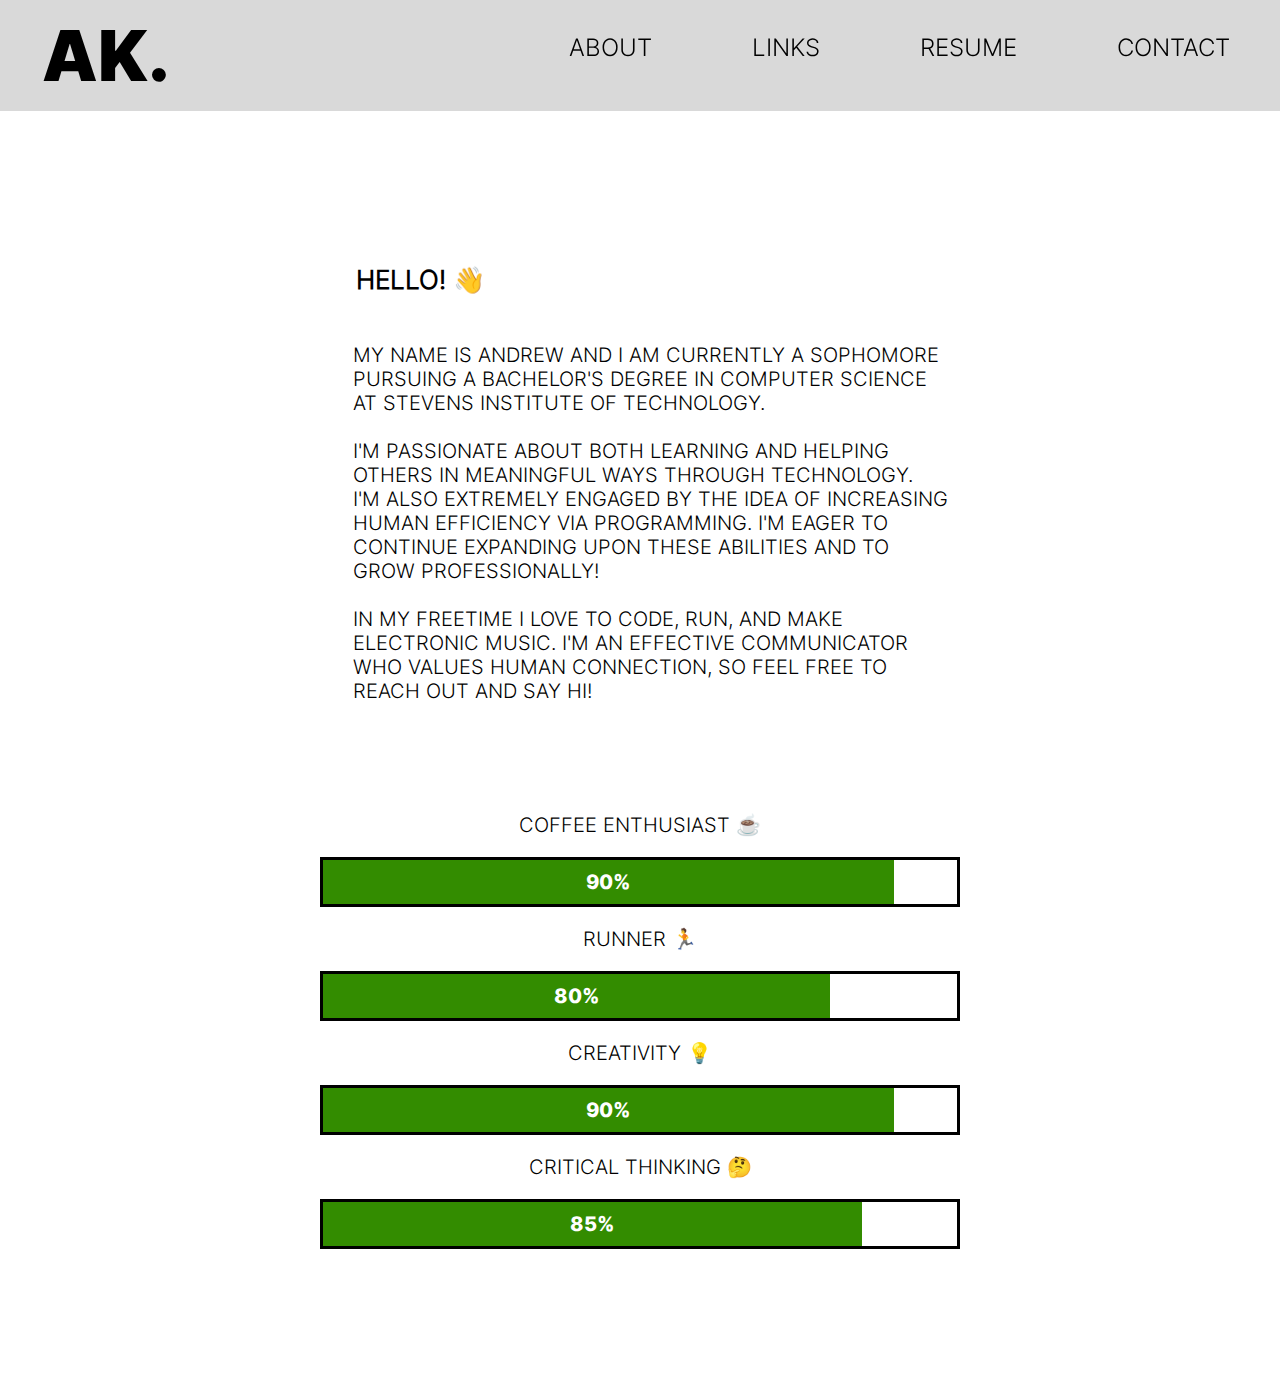
<file: about.html>
<!DOCTYPE html>
<html lang="en">
  <head>
    <meta charset="UTF-8" />
    <meta http-equiv="X-UA-Compatible" content="IE=edge" />
    <script src="https://ajax.googleapis.com/ajax/libs/jquery/3.3.1/jquery.min.js"></script>
    <meta name="viewport" content="width=device-width, initial-scale=1.0" />
    <title>Andrew Krasinski</title>
    <link rel="stylesheet" href="main.css" />
  </head>
  <body>
  <header>
    <nav id="main-menu">
      <a href="https://andrewkrasinski.github.io/"><h2 style="color: black; font-size: 70px;"><b>AK.</b></h2></a> 
      <ul>
        <li><a href="./about.html">ABOUT</a></li>
        <li><a href="./links.html">LINKS</a></li>
        <li><a href="https://drive.google.com/file/d/1zqkgmGC-C8HCHuDVG9qnRtnJK458FVN7/view?usp=sharing">RESUME</a></li>
        <li><a href="mailto: akrasins@stevens.edu">CONTACT</a></li>
      </ul>
    </nav> 
    <input type="checkbox" id="hamburger-input" class="burger-shower" />
    <label id="hamburger-menu" for="hamburger-input">
      <nav id="sidebar-menu">
        <h3><img src="x.png" alt="close" width="65px" style="top:0px"/></h3>
        <ul>
          <li><a href="./about.html">ABOUT</a></li>
          <li><a href="./links.html">LINKS</a></li>
          <li><a href="https://drive.google.com/file/d/1zqkgmGC-C8HCHuDVG9qnRtnJK458FVN7/view?usp=sharing">RESUME</a></li>
          <li><a href="mailto: akrasins@stevens.edu">CONTACT</a></li>
        </ul>
      </nav>
    </label>
    <div class="overlay"></div>
  </header>  
    <div class="rectangle"></div>
    <div class="hide2">
      <p style="font-size: 90%; margin-top: 200px; margin-left: -220px;"><b>HELLO! 👋</b></p>
    </div>
    <div class="hide">
      <p style="font-size: 130%; margin-top: 25px; margin-left: -440px;"><b>HELLO! 👋</b></p>
    </div>
    <div class="hide2">
      <p style="font-size: 90%; margin-top: -50px; margin-left: 0px;">MY NAME IS ANDREW AND I AM<br>CURRENTLY A SOPHOMORE<br> PURSUING A BACHELOR'S DEGREE <br>
        IN COMPUTER SCIENCE AT <br>STEVENS INSTITUTE OF <br>TECHNOLOGY.<br><br>I'M PASSIONATE ABOUT BOTH<br>LEARNING AND HELPING OTHERS<br>IN MEANINGFUL WAYS
        THROUGH<br>TECHNOLOGY. I'M ALSO EXTREMELY<br>ENGAGED BY THE IDEA OF<br>INCREASING HUMAN EFFICIENCY<br>VIA PROGRAMMING. I'M EAGER TO<br>CONTINUE EXPANDING UPON <br>THESE ABILITIES AND TO GROW<br> PROFESSIONALLY!<br><br>IN MY FREETIME I LOVE TO CODE,<br>RUN, AND MAKE ELECTRONIC<br>MUSIC. I'M AN EFFECTIVE <br>COMMUNICATOR WHO VALUES<br> HUMAN CONNECTION, SO FEEL <br> FREE TO REACH OUT AND SAY HI!</p>
    </div>
    <div class="hide">
      <p style="font-size: 100%; margin-top: -450px; margin-left: 20px;">MY NAME IS ANDREW AND I AM CURRENTLY A SOPHOMORE <br>PURSUING A BACHELOR'S DEGREE
        IN COMPUTER SCIENCE <br>AT STEVENS INSTITUTE OF TECHNOLOGY.<br><br>I'M PASSIONATE ABOUT BOTH LEARNING AND HELPING<br> OTHERS IN MEANINGFUL WAYS
        THROUGH TECHNOLOGY. <br>I'M ALSO EXTREMELY ENGAGED BY THE IDEA OF INCREASING<br> HUMAN EFFICIENCY VIA PROGRAMMING. I'M EAGER TO<br>CONTINUE EXPANDING UPON THESE ABILITIES AND TO <br>GROW PROFESSIONALLY!<br><br>IN MY FREETIME I LOVE TO CODE, RUN, AND MAKE<br> ELECTRONIC MUSIC. I'M AN EFFECTIVE COMMUNICATOR <br>WHO VALUES HUMAN CONNECTION, SO FEEL FREE TO<br> REACH OUT AND SAY HI!</p>
    </div>

    <p>COFFEE ENTHUSIAST ☕</p>
    <div class="container center">
      <div class="skills html">90%</div>
    </div>

    <p>RUNNER 🏃</p>
    <div class="container center">
      <div class="skills css">80%</div>
    </div>

    <p>CREATIVITY 💡</p>
    <div class="container center">
      <div class="skills js">90%</div>
    </div>

    <p>CRITICAL THINKING 🤔</p>
    <div class="container center">
      <div class="skills php">85%</div>
    </div>

    <p style="color: white; margin-top: 100px;"> hide</p>
  </body>
</html>
</file>
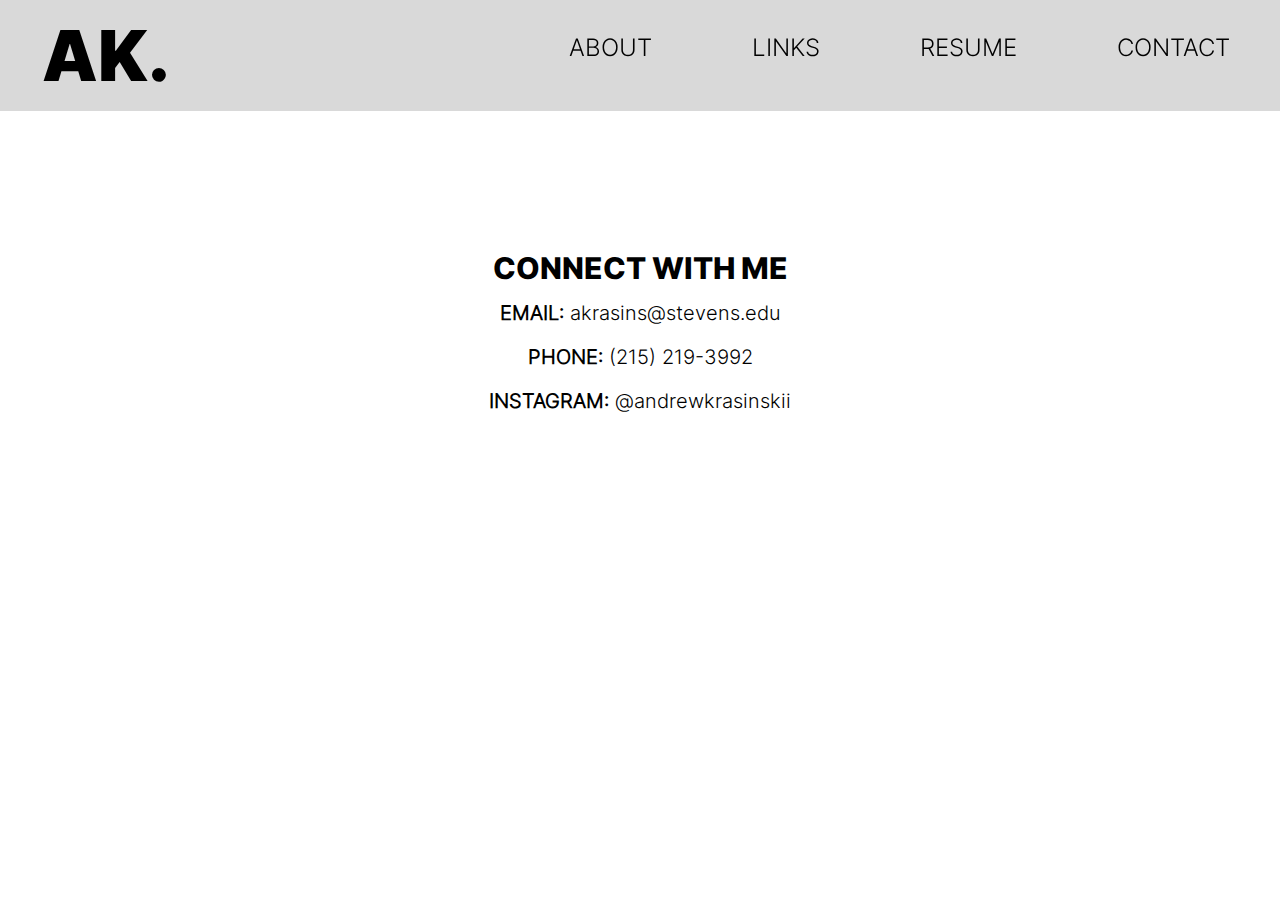
<file: contact.html>
<!DOCTYPE html>
<html lang="en">
  <head>
    <meta charset="UTF-8" />
    <meta http-equiv="X-UA-Compatible" content="IE=edge" />
    <script src="https://ajax.googleapis.com/ajax/libs/jquery/3.3.1/jquery.min.js"></script>
    <meta name="viewport" content="width=device-width, initial-scale=1.0" />
    <title>Andrew Krasinski</title>
    <link rel="stylesheet" href="main.css" />
  </head>
  <body>
  <header>
    <nav id="main-menu">
      <a href="https://andrewkrasinski.github.io/"><h2 style="color: black; font-size: 70px;"><b>AK.</b></h2></a> 
      <ul>
        <li><a href="./about.html">ABOUT</a></li>
        <li><a href="./links.html">LINKS</a></li>
        <li><a href="https://drive.google.com/file/d/1zqkgmGC-C8HCHuDVG9qnRtnJK458FVN7/view?usp=sharing">RESUME</a></li>
        <li><a href="mailto: akrasins@stevens.edu">CONTACT</a></li>
      </ul>
    </nav> 
    <input type="checkbox" id="hamburger-input" class="burger-shower" />
    <label id="hamburger-menu" for="hamburger-input">
      <nav id="sidebar-menu">
        <h3><img src="x.png" alt="close" width="65px" style="top:0px"/></h3>
        <ul>
          <li><a href="./about.html">ABOUT</a></li>
          <li><a href="./links.html">LINKS</a></li>
          <li><a href="https://drive.google.com/file/d/1zqkgmGC-C8HCHuDVG9qnRtnJK458FVN7/view?usp=sharing">RESUME</a></li>
          <li><a href="mailto: akrasins@stevens.edu">CONTACT</a></li>
        </ul>
      </nav>
    </label>
    <div class="overlay"></div>
  </header>  
    <div class="rectangle"></div>
    <div>
    <p class= "center"; style = "margin-top: 250px; left: 20px; font-family: customFonts; font-size: 30px;">
      <b>CONNECT WITH ME</b>
    </p>
    </div>
    <div>
      <p class= "center"; style = "margin-top:-15px; left: 20px; font-family: customFonts3; font-size: 20px;">
        <b>EMAIL:</b> akrasins@stevens.edu
      </p>
    </div>
    <div>
      <p class= "center"; style = "margin-top:0px; left: 20px; font-family: customFonts3; font-size: 20px;">
        <b>PHONE:</b> (215) 219-3992
      </p>
    </div>
    <div>
      <p class= "center"; style = "margin-top:0px; left: 20px; font-family: customFonts3; font-size: 20px;">
        <b>INSTAGRAM:</b> @andrewkrasinskii
      </p>
    </div>
    <div class="hide2">
      <img src="line.png" alt="line"; width="105%" style="margin-top: -200px; margin-left: -7px">
    </div>
    <div class="hide2">
      <img src="line.png" alt="line"; width="105%" height="220" style="margin-top: -460px; margin-left: -7px">
    </div>
  </body>
</html>
</file>
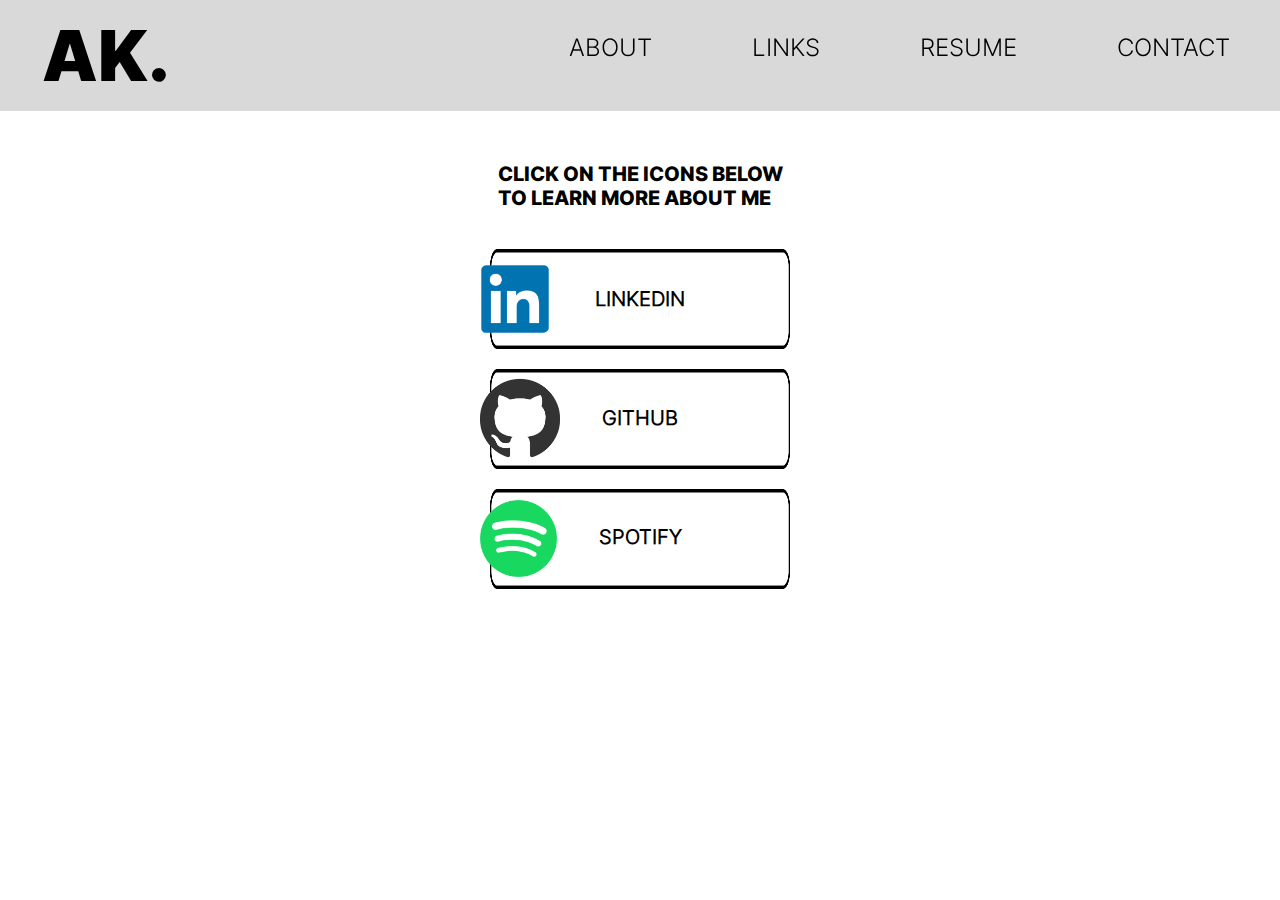
<file: links.html>
<!DOCTYPE html>
<html lang="en">
  <head>
    <meta charset="UTF-8" />
    <meta http-equiv="X-UA-Compatible" content="IE=edge" />
    <script src="https://ajax.googleapis.com/ajax/libs/jquery/3.3.1/jquery.min.js"></script>
    <meta name="viewport" content="width=device-width, initial-scale=1.0" />
    <title>Andrew Krasinski</title>
    <link rel="stylesheet" href="main.css" />
  </head>
  <body>
  <header>
    <nav id="main-menu">
      <a href="https://andrewkrasinski.github.io/"><h2 style="color: black; font-size: 70px;"><b>AK.</b></h2></a> 
      <ul>
        <li><a href="./about.html">ABOUT</a></li>
        <li><a href="./links.html">LINKS</a></li>
        <li><a href="https://drive.google.com/file/d/1zqkgmGC-C8HCHuDVG9qnRtnJK458FVN7/view?usp=sharing">RESUME</a></li>
        <li><a href="mailto: akrasins@stevens.edu">CONTACT</a></li>
      </ul>
    </nav> 
    <input type="checkbox" id="hamburger-input" class="burger-shower" />
    <label id="hamburger-menu" for="hamburger-input">
      <nav id="sidebar-menu">
        <h3><img src="x.png" alt="close" width="65px" style="top:0px"/></h3>
        <ul>
          <li><a href="./about.html">ABOUT</a></li>
          <li><a href="./links.html">LINKS</a></li>
          <li><a href="https://drive.google.com/file/d/1zqkgmGC-C8HCHuDVG9qnRtnJK458FVN7/view?usp=sharing">RESUME</a></li>
          <li><a href="mailto: akrasins@stevens.edu">CONTACT</a></li>
        </ul>
      </nav>
    </label>
    <div class="overlay"></div>
  </header>  
    <div class="rectangle"></div>
    <a href="https://www.linkedin.com/in/andrew-krasinski-407a43224/"><img src="ce093c7214ad357bb665cfd2f66a8b6b.png" alt="linkedin" class= "center"; style="top:259px; left: -125px; width:80px;height:80px; z-index: 9001"></a>
    <a href="https://github.com/andrewkrasinski?tab=repositories"><img src="github.png" alt="github" class= "center"; style="top: 298px; left: -120px; width:80px;height:80px; z-index: 9001"></a>
    <a href="https://open.spotify.com/track/7nmc2T7AuQjOeUAxgmEM5N?si=2e4b21329bc54d90"><img src="spotify.png" alt="spotify" class= "center"; style="top:340px; left: -122px; width:77px;height:77px; z-index: 9001;"></a>
    <div>
      <p class= "center"; style = "margin-top: -75px; left: 20px; font-family: customFonts; font-size: 20px;">
        <b>CLICK ON THE ICONS BELOW<br> TO LEARN MORE ABOUT ME</b>
      </p>
    </div>
    <div>
      <a href="https://www.linkedin.com/in/andrew-krasinski-407a43224/"><p style = "margin-top:50px; color: black; z-index: 9999; font-family: customFonts3; font-size: 20px;">
        <b>LINKEDIN</b>
      </p></a>
    </div>
    <div>
      <a href="https://github.com/andrewkrasinski?tab=repositories"><p style = "margin-top:75px; color: black; z-index: 9999; font-family: customFonts3; font-size: 20px;">
        <b>GITHUB</b>
      </p></a>
    </div>
    <div>
      <a href="https://open.spotify.com/track/7nmc2T7AuQjOeUAxgmEM5N?si=2e4b21329bc54d90"><p style = "margin-top: 75px; color: black; z-index: 9999; font-family: customFonts3; font-size: 20px;">
        <b>SPOTIFY</b>
      </p></a>
    </div>
    <a href="https://www.linkedin.com/in/andrew-krasinski-407a43224/"><img src="Rectangle 3.png" class = "box1 center"; style="top: -320px; width:300px;height:100px; z-index: 9000"></a>
    <a href="https://github.com/andrewkrasinski?tab=repositories"><img src="Rectangle 3.png" class="box1 center"; style="top: -300px; width:300px;height:100px;z-index: 9000"></a>
    <a href="https://open.spotify.com/track/7nmc2T7AuQjOeUAxgmEM5N?si=2e4b21329bc54d90"><img src="Rectangle 3.png" class="box1 center"; style="top: -280px; width:300px;height:100px; z-index: 9000"></a>
  </body>
</html>
</file>
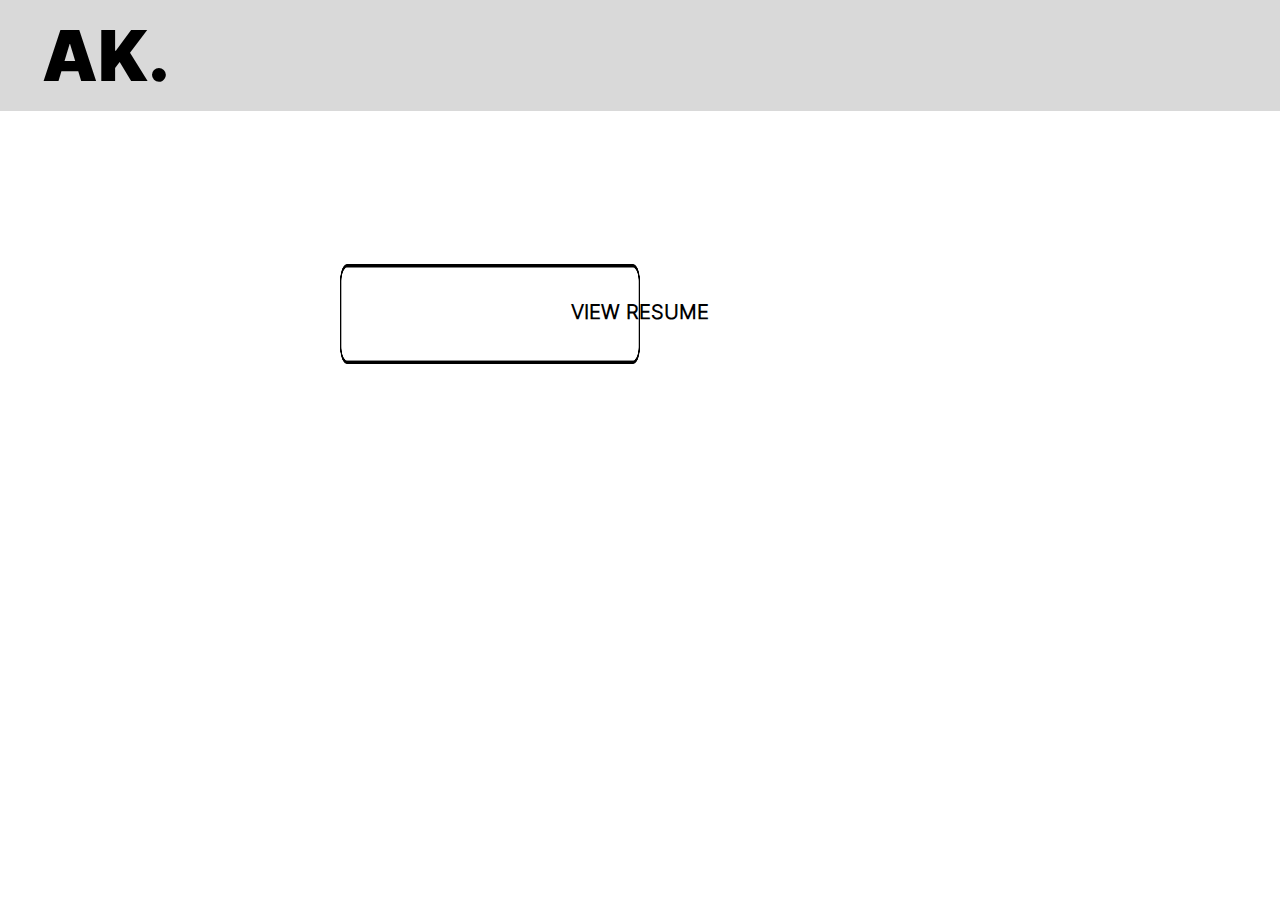
<file: resume.html>
<!DOCTYPE html>
<html lang="en">
  <head>
    <meta charset="UTF-8" />
    <meta http-equiv="X-UA-Compatible" content="IE=edge" />
    <script src="https://ajax.googleapis.com/ajax/libs/jquery/3.3.1/jquery.min.js"></script>
    <meta name="viewport" content="width=device-width, initial-scale=1.0" />
    <title>Andrew Krasinski</title>
    <link rel="stylesheet" href="main.css" />
  </head>
  <body class="color-scheme">
  <header>
    <a href="https://andrewkrasinski.github.io./resume/"><h2 style="color: black; font-size: 70px;"><b>AK.</b></h2></a>  
    <input type="checkbox" id="hamburger-input" class="burger-shower" />
    <label id="hamburger-menu" for="hamburger-input">
      <nav id="sidebar-menu">
        <h3><img src="x.png" alt="close" width="65px" style="top:0px"/></h3>
        <ul>
          <li><a href="./about.html">ABOUT</a></li>
          <li><a href="./links.html">LINKS</a></li>
          <li><a href="https://drive.google.com/file/d/1zqkgmGC-C8HCHuDVG9qnRtnJK458FVN7/view?usp=sharing">RESUME</a></li>
          <li><a href="mailto: akrasins@stevens.edu">CONTACT</a></li>
        </ul>
      </nav>
    </label>
    <div class="overlay"></div>
  </header>   
    <div class="rectangle"></div>
    <div>
      <a href="https://drive.google.com/file/d/1zqkgmGC-C8HCHuDVG9qnRtnJK458FVN7/view?usp=sharing"><p style = "margin-top: 300px; color: black; z-index: 9999; font-family: customFonts3; font-size: 20px;">
        <b>VIEW RESUME</b>
      </p></a>
    </div>
    <a href="https://drive.google.com/file/d/1zqkgmGC-C8HCHuDVG9qnRtnJK458FVN7/view?usp=sharing"><img src="Rectangle 3.png" class="center"; style="top: -80px; width:300px;height:100px; z-index: 9000"></a>
  </body>
</html>
</file>
<file: main.css>
@font-face {
    font-family: customFonts;
    src: url(Inter-ExtraBold.ttf);
}
@font-face {
    font-family: customFonts2;
    src: url(Inter-Black.ttf);
}
@font-face {
    font-family: customFonts3;
    src: url(Inter-Light.ttf);
}
@media screen and (min-width: 320px) and (max-width: 768px){

                /* Make sure that padding behaves as expected */
                * {box-sizing:border-box}

                .container {
                  width: 50%;
                  border:3px solid black ;
                  background: transparent ;
                }
                .skills { 
                  text-align: right;
                  padding-top: 10px;
                  padding-bottom: 10px;
                  color: white; 
                }
                .html {width: 90%; background-color: rgb(51, 140, 0);} 
                .css {width: 80%; background-color: rgb(51, 140, 0);}
                .js {width: 90%; background-color: rgb(51, 140, 0);}
                .php {width: 85%; background-color: rgb(51, 140, 0);} 

    .hide{
      visibility: hidden;
    }
    .hide2{
      visibility:visible;
    }
    header{
        z-index: 9998;
        position: fixed;
        flex-direction: row;
        width: 100vw;
        left:-75px;
    }
    a{
        z-index: 9990;
        text-decoration: none;
    }
    h1{
        position:absolute;
        top:545px;
        margin-left: 50px;
    }
    .adjust{
      margin-left: 25px;
      top: 550px;
    }
    .adjust2{
      margin-left: -50px;
      top:550px
    }
    .adjust3{
      margin-left: -20px;
    }
    .adjuster{
      margin-top: -3010px;
      margin-right: 0px;         
    }
    .adjuster2{
      margin-top: -5px;
      margin-right: 0px;         
    }
    .adjuster3{
      margin-top: -5px;
      margin-left: 0px;       
    }
    .adjuster11{
      position: relative;
      top:15px;
      left: 0px;  
    }
    .adjuster8{
      position: relative;
      top: 150px;   
    }
    .adjuster9{
      position: relative;
      top:25px;
      left: 0px;  
    }
    div {
        display: flex;
        justify-content: center;
    }
    h2{
        text-decoration: none;
        padding:0px 12rem;
        width: 100px;
        margin: 0;
        z-index: 9999;
        font-family: customFonts2;
        margin-top: 13px;
    }
    p{
        display: flex;
        justify-content: center;
        font-family: customFonts3;
    }
    nav ul {
        white-space:nowrap;
        list-style-type: none;
        margin: 0px;
        padding: 0;
        background-color: #d9d9d9;
    }
    body {
      overflow-x: hidden;
        margin: 0;
        animation: fadeInAnimation ease 2s;
        animation-iteration-count: 1;
        animation-fill-mode: forwards;
        height: 415vh;
        padding: 0px;
        margin: 0px;
        font-size: 20px;
        min-height: 0vh;
        font-family: customFonts;
    }
    @keyframes fadeInAnimation {
        0% {
            opacity: 0;
        }
        100% {
            opacity: 1;
         }
    }
    img{
        position: relative;
        display: flex;
        justify-content: center;
        top: 150px;
    }
    .rectangle {
        z-index: 9997;
        position: fixed;
        height: 111px;
        width: 2000px;
        background-color: #d9d9d9;
    } 
    .line{
        visibility: visible;
    } 
    .center {
        display: block;
        margin-left: auto;
        margin-right: auto;
    }
      .overlay{
          position: fixed;
          top: 0;
          left: 0;
          width: 100%;
          height: 100%;
          opacity: 0;
          visibility: hidden;
          transition: opacity .35s, visibility .35s, height .35s;
          overflow: hidden;
          background: black;
          z-index: -1;
      }
      
      #main-menu {
        display: block;
        height: 100px;
        width: 100%;
        background: #d9d9d9;
        margin: 0px;  
        z-index: 9999;
      }
      
      #main-menu ul {
        max-width: 800px;
        width: 100%;
        height: 100%;
        margin: 0px auto;
        padding: 0px;
        display: flex;
        justify-content: space-evenly;
        align-items: center;
        z-index: 9;
      }
      
      #main-menu li {
        list-style-type: none;
        font-size: 2rem;
      }
      
      #main-menu a {
        color: #B9FAF8;
        font-size: 1.5rem;
        text-decoration: none;
      }
      
      #main-menu a:hover {
        text-decoration: underline;
      }
      
      #hamburger-input{
        display: none;
      }
      #hamburger-menu {
          position: fixed;
          top: 35px;
          left: 20px;
          width: 40px;
          height: 40px;
          display: none;
          border: none;
          padding: 0px;
          left: 40px;
          margin: 0px;
          font-family: customFonts3;
          background: linear-gradient(
            to bottom, 
            #000000, #000000 20%, 
            #d9d9d9 20%, #d9d9d9 40%, 
            #000000 40%, #000000 60%, 
            #d9d9d9 60%, #d9d9d9 80%, 
            #000000 80%, #000000 100%
          );
      }
      
      #hamburger-menu #sidebar-menu {
          visibility: hidden;
          position: fixed;
          top: 0;
          left: -250px;
          width: 200px;
          height: 100%;
          background-color: #d9d9d9;
          transition: 0.3s;
          padding: 0px 10px;
          box-sizing: border-box;
      }
      
      #hamburger-menu h3 {
        color: black;
        font-size: 2.2rem;
      }
      
      #hamburger-menu ul {
        padding-left: 0px;
      }
      
      #hamburger-menu li {
        list-style-type: none;
        line-height: 3rem;
      }
      
      #hamburger-menu a {
        color: black;
        font-size: 1.3rem;
        text-decoration: none;
      }
      
      #hamburger-menu a:hover {
        text-decoration: underline;
      }
      
      #hamburger-input:checked + #hamburger-menu #sidebar-menu {
          visibility: visible;
          left: 0;
      }
      #hamburger-input:checked ~ .overlay{
         visibility: visible;
        opacity: 0.4;
      }
      
      @media screen and (max-width: 768px) {
        #main-menu {
          display: none;
        }
        #hamburger-menu {
          display: inline;
        }
      }
}
    @media screen and (min-width: 769px){

            /* Make sure that padding behaves as expected */
      * {box-sizing:border-box}

      .container {
        width: 50%;
        border:3px solid black ;
        background: transparent ;
      }
      .skills { 
        text-align: right;
        padding-top: 10px;
        padding-bottom: 10px;
        color: white; 
      }
      .html {width: 90%; background-color: rgb(51, 140, 0);} 
      .css {width: 80%; background-color: rgb(51, 140, 0);}
      .js {width: 90%; background-color: rgb(51, 140, 0);}
      .php {width: 85%; background-color: rgb(51, 140, 0);} 
      
      html{
        scroll-behavior: smooth;
      }
      .box1{
        left: 0px;
      }   
      .hide{
        visibility:visible;
      }
      .hide2{
        visibility:hidden;
      }
      .rectangle2 {
        z-index: 90;
        position: relative;
        bottom: -500px;
        left: 185px;
        height: 70px;
        width: 235px;
        background-color: #000000;
      }
      .vector{
        position: relative;
        left: -140px;
        top: -1165px;
      }
      .vector2{
        position: relative;
        left: -140px;
        top: -1095px;
      }
      .vector3{
        position: relative;
        left: -140px;
        top: -1035px;
      }
      .circle {
        position: relative;
        left: 7px;
        top: -2248px;
        height: 35px;
        width: 35px;
        background-color: rgb(0, 0, 0);
        border-radius: 50%;    
      }
      .circle2 {
        position: relative;
        left: -285px;
        top: -1620px;
        height: 35px;
        width: 35px;
        background-color: rgb(0, 0, 0);
        border-radius: 50%;    
      }
      .circle3 {
        position: relative;
        left: 10px;
        top: -990px;
        height: 35px;
        width: 35px;
        background-color: rgb(0, 0, 0);
        border-radius: 50%;    
      }
      .circle4 {
        position: relative;
        left: -287px;
        top: -362px;
        height: 35px;
        width: 35px;
        background-color: rgb(0, 0, 0);
        border-radius: 50%;    
      }
      .circle5 {
        position: relative;
        bottom: 1925px;
        left: 300px;
        height: 50px;
        width: 50px;
        background-color: white;
        border-radius: 50%;
    }
      .circle6 {
        position: relative;
        bottom: 1405px;
        left: 400px;
        height: 50px;
        width: 50px;
        background-color: white;
        border-radius: 50%;
    }
      .circle7 {
        position: relative;
        bottom: 785px;
        left: 400px;
        height: 50px;
        width: 50px;
        background-color: white;
        border-radius: 50%;
    }
    .pointer{
      left: 100px;
      top:200px;
    }
        header {
            z-index: 9998;
            position: fixed;
            flex-direction: row;
            width: 100vw;
            justify-content: space-between;
        }
        a{
            z-index: 9990;
            text-decoration: none;
        }
        h1{
            position:absolute;
            top:280px;
            margin-right: -400px;
        }
        .adjust{
          position: relative;
          margin-left: -550px;
          top: 100px;
        }
        .adjust2{
          position: relative;
          margin-left: -27px;
          top:-1330px
        }
        .adjust3{
          position: relative;
          margin-left:-600px;
          top:-3663px
        }
        .adjust4{
          position: relative;
          left: 175px;
          top: -4550px
        }
        .adjuster{
          position: relative;
          margin-top: -7360px;
          margin-right: -400px;         
        }
        .adjuster2{
          margin-top: -10px;
          margin-right: -400px;         
        }
        .adjuster3{
          margin-top: -10px;
          margin-right: -400px;         
        }
        .adjuster4{
          position: relative;
          bottom: 572px;
          left: -85px;         
        }
        .adjuster5{
          position: relative;
          bottom: -300px;
          left: -90px;         
        }
        .adjuster6{
          position: relative;
          bottom: 4320px;
          left: 175px;         
        }
        .adjuster7{
          position: relative;
          top:55px;
          left: 213px;         
        }
        .adjuster8{
          position: relative;
          top: -4455px;
          left: -200px;         
        }
        .adjuster9{
          position: relative;
          top:-2215px;
          left: 213px;  
        }
        .adjuster10{
          position: relative;
          top:40px;
          left: -90px;  
        }
        .adjuster11{
          position: relative;
          top:-4302px;
          left: -90px;  
        }
        .gradAdjust{
          margin-right: 120px;
        }
        .center {
          display: block;
          margin-left: auto;
          margin-right: auto;
      }
        div {
            display: flex;
            justify-content: center;
        }
        h2{
            text-decoration: none;
            padding:0px 12rem;
            width: 100px;
            margin: 0;
            z-index: 9999;
            font-family: customFonts2;
            margin-left:-150px;
            margin-top: 13px;
        }
        p{
            display: flex;
            justify-content: center;
            font-family: customFonts3;
        }
        nav {
            height: 111px;
            display: inline-block;
            transition-duration: 600ms;
        }
        nav ul {
            white-space:nowrap;
            list-style-type: none;
            margin: 0px;
            padding: 0;
            background-color: #d9d9d9;
        }
        nav ul li {
            float: right;
        }
        li a {
            padding-top: 49px;
            padding-bottom: 49px;
            vertical-align: middle;
            padding-left: 50px;
            padding-right: 50px;
            font-size: 32px;
            font-family: customFonts3;
            color: #000000;
            text-align: center;
            text-decoration: none;
            display: inline;
        }  
        li a:hover {
            background-color: #2f2f2f1b;
        }
        body {
          overflow-x: hidden;
            margin: 0;
            animation: fadeInAnimation ease 2s;
            animation-iteration-count: 1;
            animation-fill-mode: forwards;
            max-height: 415vh;
            padding: 0px;
            margin: 0px;
            font-size: 20px;
            min-height: 0vh;
            font-family: customFonts;
        }
        @keyframes fadeInAnimation {
            0% {
                opacity: 0;
            }
            100% {
                opacity: 1;
             }
        }
        img{
            position: relative;
            display: flex;
            justify-content: center;
            left: -150px;
            top: 150px;
        }
        .rectangle {
            z-index: 9997;
            position: fixed;
            height: 111px;
            width: 2000px;
            background-color: #d9d9d9;
        }
        .line{
            visibility: hidden;
        } 
          .overlay{
              position: fixed;
              top: 0;
              left: 0;
              width: 100%;
              height: 100%;
              opacity: 0;
              visibility: hidden;
              transition: opacity .35s, visibility .35s, height .35s;
              overflow: hidden;
              background: black;
              z-index: -1;
          }
          
          #main-menu {
            justify-content: space-between;
            float: right;
            position: fixed;
            flex-direction: row;
            display: flex;
            height: 100px;
            width: 100vw;
            background: #d9d9d9;
            margin: 0px;  
            z-index: 9999;
          }
          
          #main-menu ul {
            background: transparent;
            transform: translateY(25px);
            overflow: visible;
            max-width: 800px;
            height: 100px;
            padding: 0px;
            display: flex;
            justify-content: space-between;
            align-items: right;
            z-index: 9999;
          }
          
          #main-menu li {
            list-style-type: none;
            font-size: 2rem;
          }
          
          #main-menu a {
            color: black;
            font-size: 1.5rem;
            text-decoration: none;
          }
          
          #hamburger-input{
            display: none;
          }
          
          #hamburger-menu {
              position: fixed;
              top: 35px;
              left: 20px;
              width: 40px;
              height: 40px;
              display: none;
              border: none;
              padding: 0px;
              margin: 0px;
              font-family: customFonts3;
              background: linear-gradient(
                to bottom, 
                #000000, #000000 20%, 
                #d9d9d9 20%, #d9d9d9 40%, 
                #000000 40%, #000000 60%, 
                #d9d9d9 60%, #d9d9d9 80%, 
                #000000 80%, #000000 100%
              );
          }
          
          #hamburger-menu #sidebar-menu {
              visibility: hidden;
              position: fixed;
              top: 0;
              left: -250px;
              width: 200px;
              height: 100%;
              background-color: #d9d9d9;
              transition: 0.3s;
              padding: 0px 10px;
              box-sizing: border-box;
          }
          
          #hamburger-menu h3 {
            color: black;
            font-size: 2.2rem;
          }
          
          #hamburger-menu ul {
            padding-left: 0px;
          }
          
          #hamburger-menu li {
            list-style-type: none;
            line-height: 3rem;
          }
          
          #hamburger-menu a {
            color: black;
            font-size: 1.3rem;
            text-decoration: none;
          }
          
          #hamburger-menu a:hover {
            text-decoration: underline;
          }
          
          #hamburger-input:checked + #hamburger-menu #sidebar-menu {
              visibility: visible;
              left: 0;
          }
          #hamburger-input:checked ~ .overlay{
             visibility: visible;
            opacity: 0.4;
          }
          
          @media screen and (max-width: 768px) {
            #main-menu {
              display: none;
            }
            #hamburger-menu {
              display: inline;
            }
    }
}
</file>
